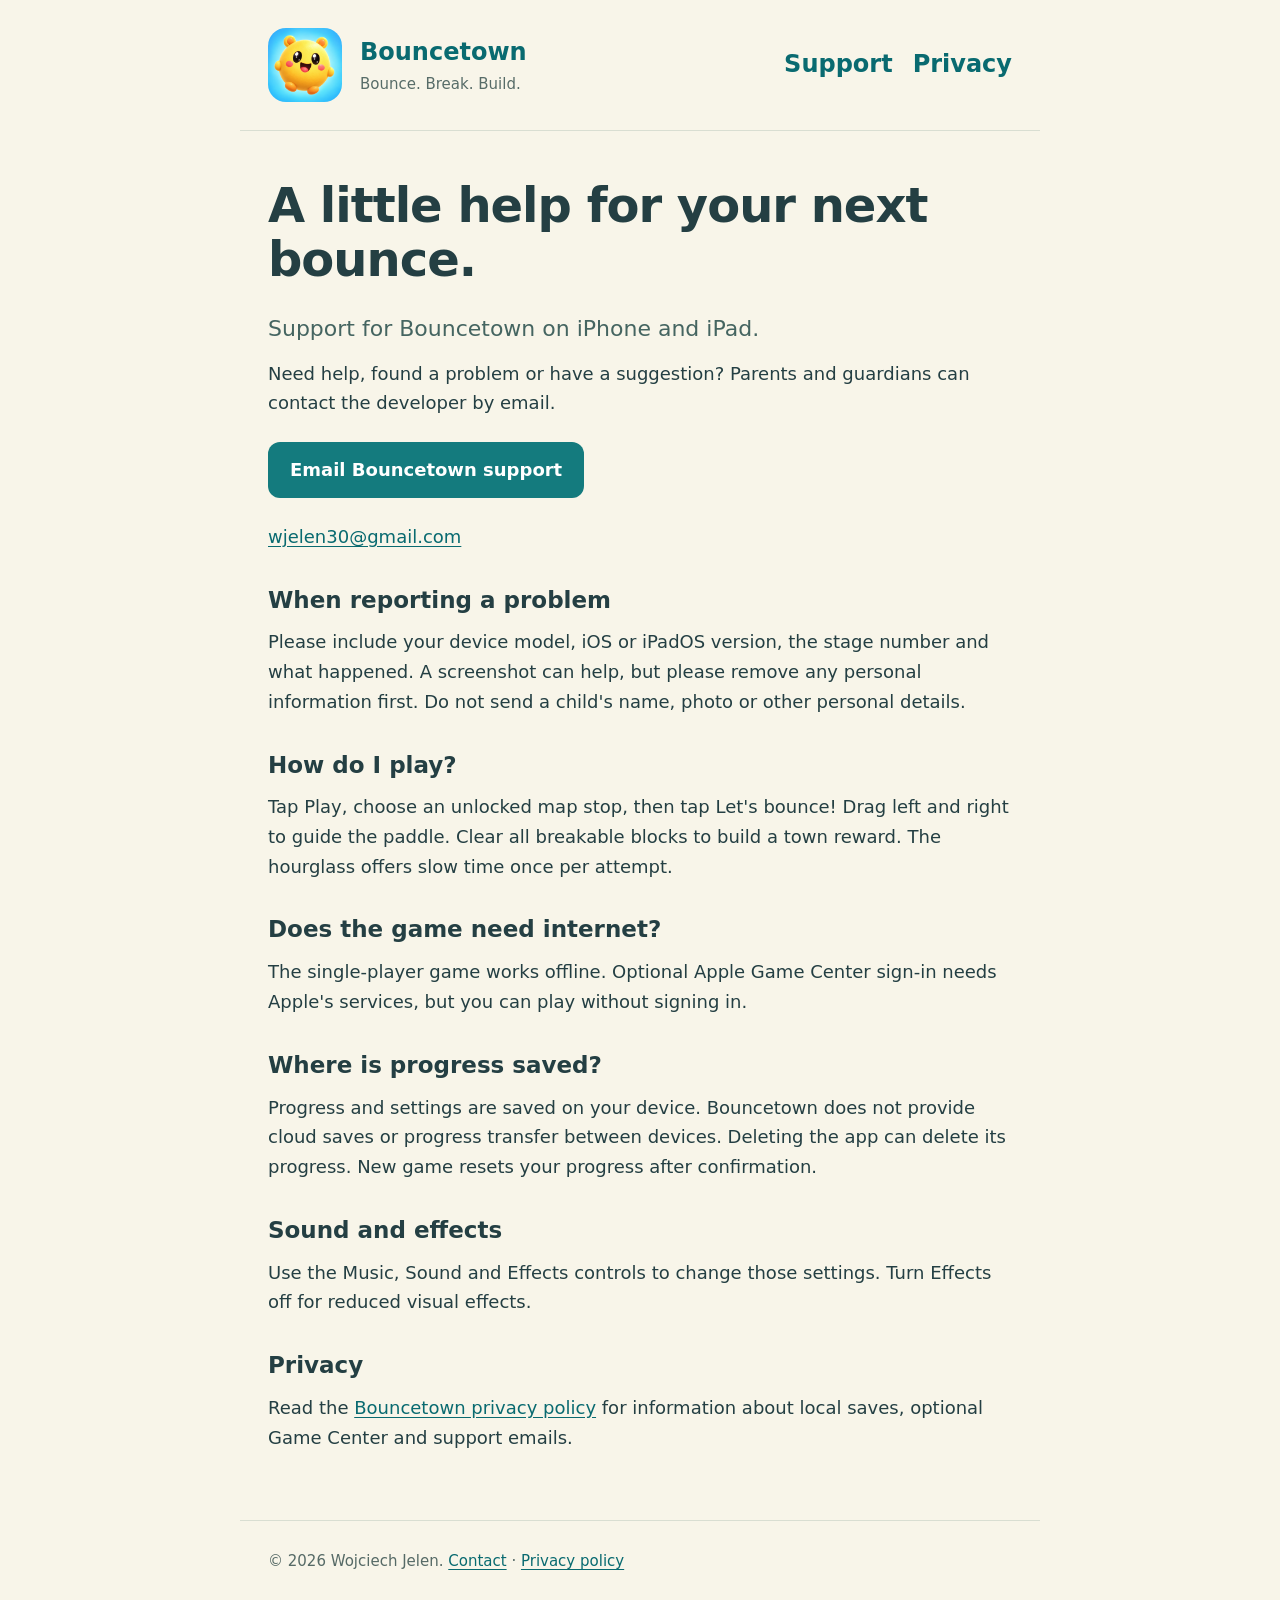
<file: index.html>
<!doctype html>
<html lang="en"><head><meta charset="utf-8"><meta name="viewport" content="width=device-width,initial-scale=1"><title>Support | Bouncetown</title><meta name="description" content="Bouncetown support and privacy information. Contact the developer for help with the iPhone and iPad game."><link rel="icon" href="assets/app-icon.png"><link rel="stylesheet" href="style.css"></head><body><header><img src="assets/app-icon.png" alt="Bouncetown's golden buddy" width="74" height="74"><div><a href="index.html">Bouncetown</a><p>Bounce. Break. Build.</p></div><nav aria-label="Main"><a href="index.html">Support</a><a href="privacy.html">Privacy</a></nav></header><main><h1>A little help for your next bounce.</h1><p class="lead">Support for Bouncetown on iPhone and iPad.</p><p>Need help, found a problem or have a suggestion? Parents and guardians can contact the developer by email.</p><a class="contact" href="mailto:wjelen30@gmail.com?subject=Bouncetown%20support">Email Bouncetown support</a><p><a href="mailto:wjelen30@gmail.com">wjelen30@gmail.com</a></p><h2>When reporting a problem</h2><p>Please include your device model, iOS or iPadOS version, the stage number and what happened. A screenshot can help, but please remove any personal information first. Do not send a child's name, photo or other personal details.</p><h2>How do I play?</h2><p>Tap Play, choose an unlocked map stop, then tap Let's bounce! Drag left and right to guide the paddle. Clear all breakable blocks to build a town reward. The hourglass offers slow time once per attempt.</p><h2>Does the game need internet?</h2><p>The single-player game works offline. Optional Apple Game Center sign-in needs Apple's services, but you can play without signing in.</p><h2>Where is progress saved?</h2><p>Progress and settings are saved on your device. Bouncetown does not provide cloud saves or progress transfer between devices. Deleting the app can delete its progress. New game resets your progress after confirmation.</p><h2>Sound and effects</h2><p>Use the Music, Sound and Effects controls to change those settings. Turn Effects off for reduced visual effects.</p><h2>Privacy</h2><p>Read the <a href="privacy.html">Bouncetown privacy policy</a> for information about local saves, optional Game Center and support emails.</p></main><footer>© 2026 Wojciech Jelen. <a href="mailto:wjelen30@gmail.com">Contact</a> · <a href="privacy.html">Privacy policy</a></footer></body></html>
</file>
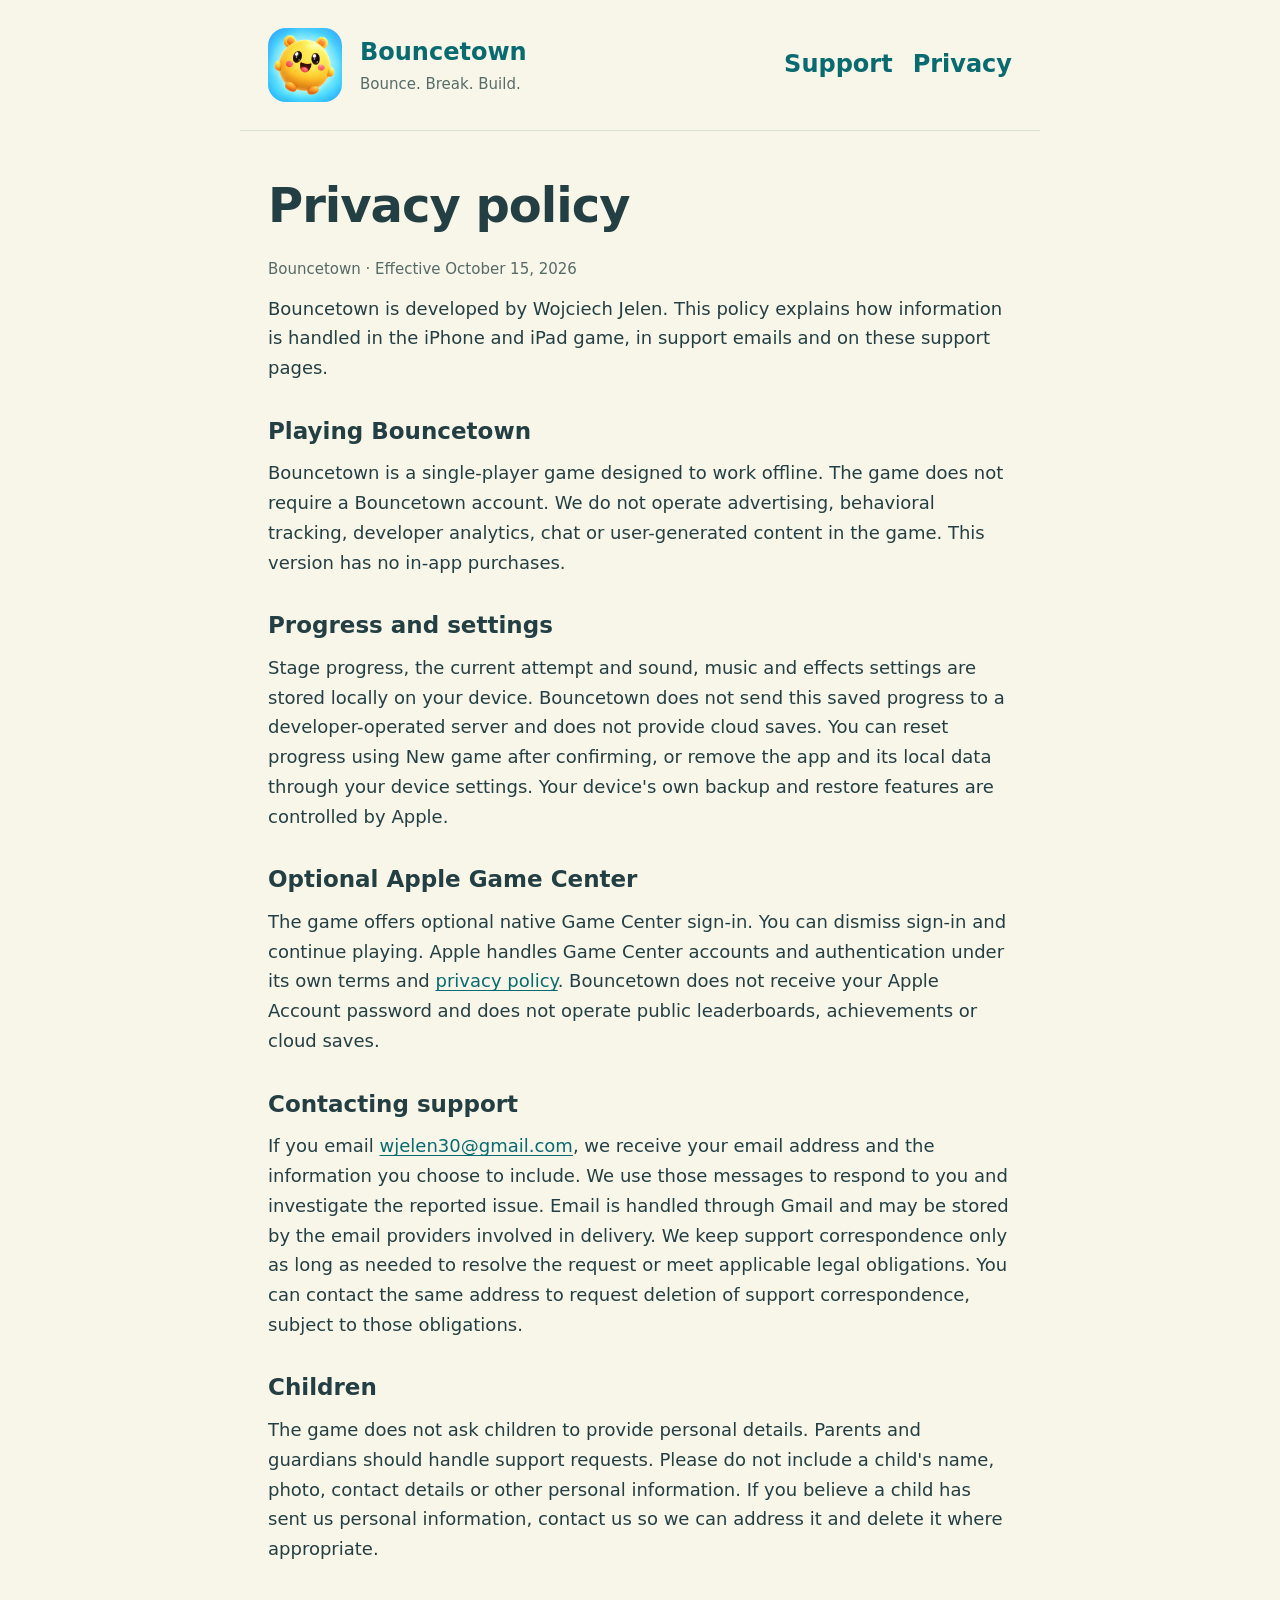
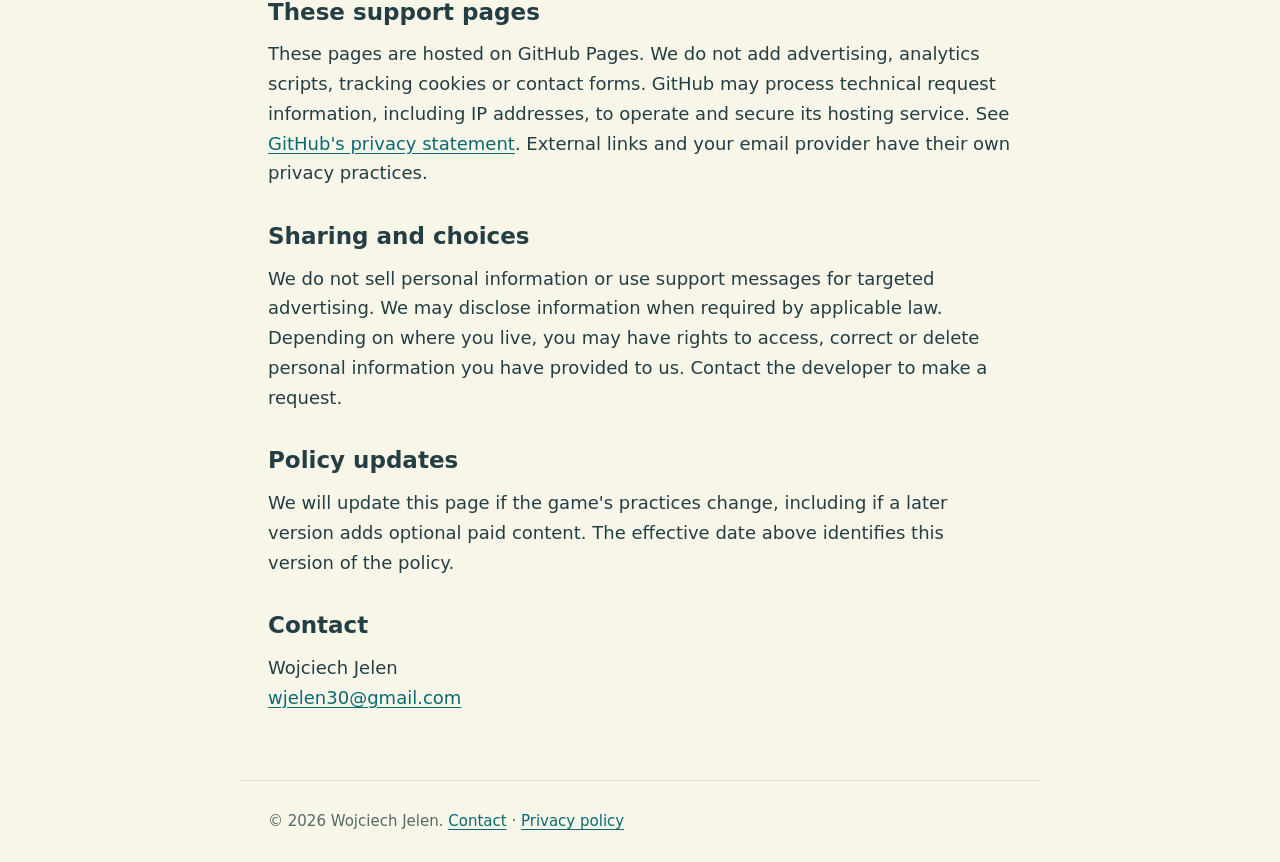
<file: privacy.html>
<!doctype html>
<html lang="en"><head><meta charset="utf-8"><meta name="viewport" content="width=device-width,initial-scale=1"><title>Privacy policy | Bouncetown</title><meta name="description" content="Bouncetown support and privacy information. Contact the developer for help with the iPhone and iPad game."><link rel="icon" href="assets/app-icon.png"><link rel="stylesheet" href="style.css"></head><body><header><img src="assets/app-icon.png" alt="Bouncetown's golden buddy" width="74" height="74"><div><a href="index.html">Bouncetown</a><p>Bounce. Break. Build.</p></div><nav aria-label="Main"><a href="index.html">Support</a><a href="privacy.html">Privacy</a></nav></header><main><h1>Privacy policy</h1><p class="small">Bouncetown · Effective October 15, 2026</p><p>Bouncetown is developed by Wojciech Jelen. This policy explains how information is handled in the iPhone and iPad game, in support emails and on these support pages.</p><h2>Playing Bouncetown</h2><p>Bouncetown is a single-player game designed to work offline. The game does not require a Bouncetown account. We do not operate advertising, behavioral tracking, developer analytics, chat or user-generated content in the game. This version has no in-app purchases.</p><h2>Progress and settings</h2><p>Stage progress, the current attempt and sound, music and effects settings are stored locally on your device. Bouncetown does not send this saved progress to a developer-operated server and does not provide cloud saves. You can reset progress using New game after confirming, or remove the app and its local data through your device settings. Your device's own backup and restore features are controlled by Apple.</p><h2>Optional Apple Game Center</h2><p>The game offers optional native Game Center sign-in. You can dismiss sign-in and continue playing. Apple handles Game Center accounts and authentication under its own terms and <a href="https://www.apple.com/legal/privacy/">privacy policy</a>. Bouncetown does not receive your Apple Account password and does not operate public leaderboards, achievements or cloud saves.</p><h2>Contacting support</h2><p>If you email <a href="mailto:wjelen30@gmail.com">wjelen30@gmail.com</a>, we receive your email address and the information you choose to include. We use those messages to respond to you and investigate the reported issue. Email is handled through Gmail and may be stored by the email providers involved in delivery. We keep support correspondence only as long as needed to resolve the request or meet applicable legal obligations. You can contact the same address to request deletion of support correspondence, subject to those obligations.</p><h2>Children</h2><p>The game does not ask children to provide personal details. Parents and guardians should handle support requests. Please do not include a child's name, photo, contact details or other personal information. If you believe a child has sent us personal information, contact us so we can address it and delete it where appropriate.</p><h2>These support pages</h2><p>These pages are hosted on GitHub Pages. We do not add advertising, analytics scripts, tracking cookies or contact forms. GitHub may process technical request information, including IP addresses, to operate and secure its hosting service. See <a href="https://docs.github.com/en/site-policy/privacy-policies/github-general-privacy-statement">GitHub's privacy statement</a>. External links and your email provider have their own privacy practices.</p><h2>Sharing and choices</h2><p>We do not sell personal information or use support messages for targeted advertising. We may disclose information when required by applicable law. Depending on where you live, you may have rights to access, correct or delete personal information you have provided to us. Contact the developer to make a request.</p><h2>Policy updates</h2><p>We will update this page if the game's practices change, including if a later version adds optional paid content. The effective date above identifies this version of the policy.</p><h2>Contact</h2><p>Wojciech Jelen<br><a href="mailto:wjelen30@gmail.com">wjelen30@gmail.com</a></p></main><footer>© 2026 Wojciech Jelen. <a href="mailto:wjelen30@gmail.com">Contact</a> · <a href="privacy.html">Privacy policy</a></footer></body></html>
</file>
<file: style.css>
*{box-sizing:border-box}body{margin:0;background:#f8f5e9;color:#243f43;font:18px/1.65 system-ui,-apple-system,BlinkMacSystemFont,"Segoe UI",sans-serif}a{color:#096a70;text-underline-offset:3px}a:hover{color:#05484d}a:focus-visible{outline:3px solid #dc743e;outline-offset:4px}header,main,footer{max-width:800px;margin:auto;padding:28px}header{display:flex;align-items:center;gap:18px;border-bottom:1px solid #d9ded2}header img{width:74px;height:74px;border-radius:18px}header a{font-weight:800;font-size:24px;text-decoration:none}header p{margin:0;color:#576c68;font-size:15px}nav{margin-left:auto;display:flex;gap:20px;font-size:16px}h1{font-size:clamp(34px,6vw,48px);line-height:1.12;letter-spacing:-1px;margin:20px 0 24px}h2{font-size:23px;line-height:1.3;margin:34px 0 10px}p{margin:12px 0}li{margin:10px 0}.lead{font-size:22px;color:#456561}.contact{display:inline-block;background:#147b7e;color:white;padding:13px 22px;border-radius:12px;font-weight:650;text-decoration:none;margin:12px 0}.contact:hover{color:white;background:#0e6164}.small{font-size:15px;color:#566a66}footer{border-top:1px solid #d9ded2;font-size:15px;color:#566a66;margin-top:28px}@media(max-width:560px){header{flex-wrap:wrap;padding:22px}nav{width:100%;margin:0}main{padding:22px}header img{width:60px;height:60px}}
</file>
